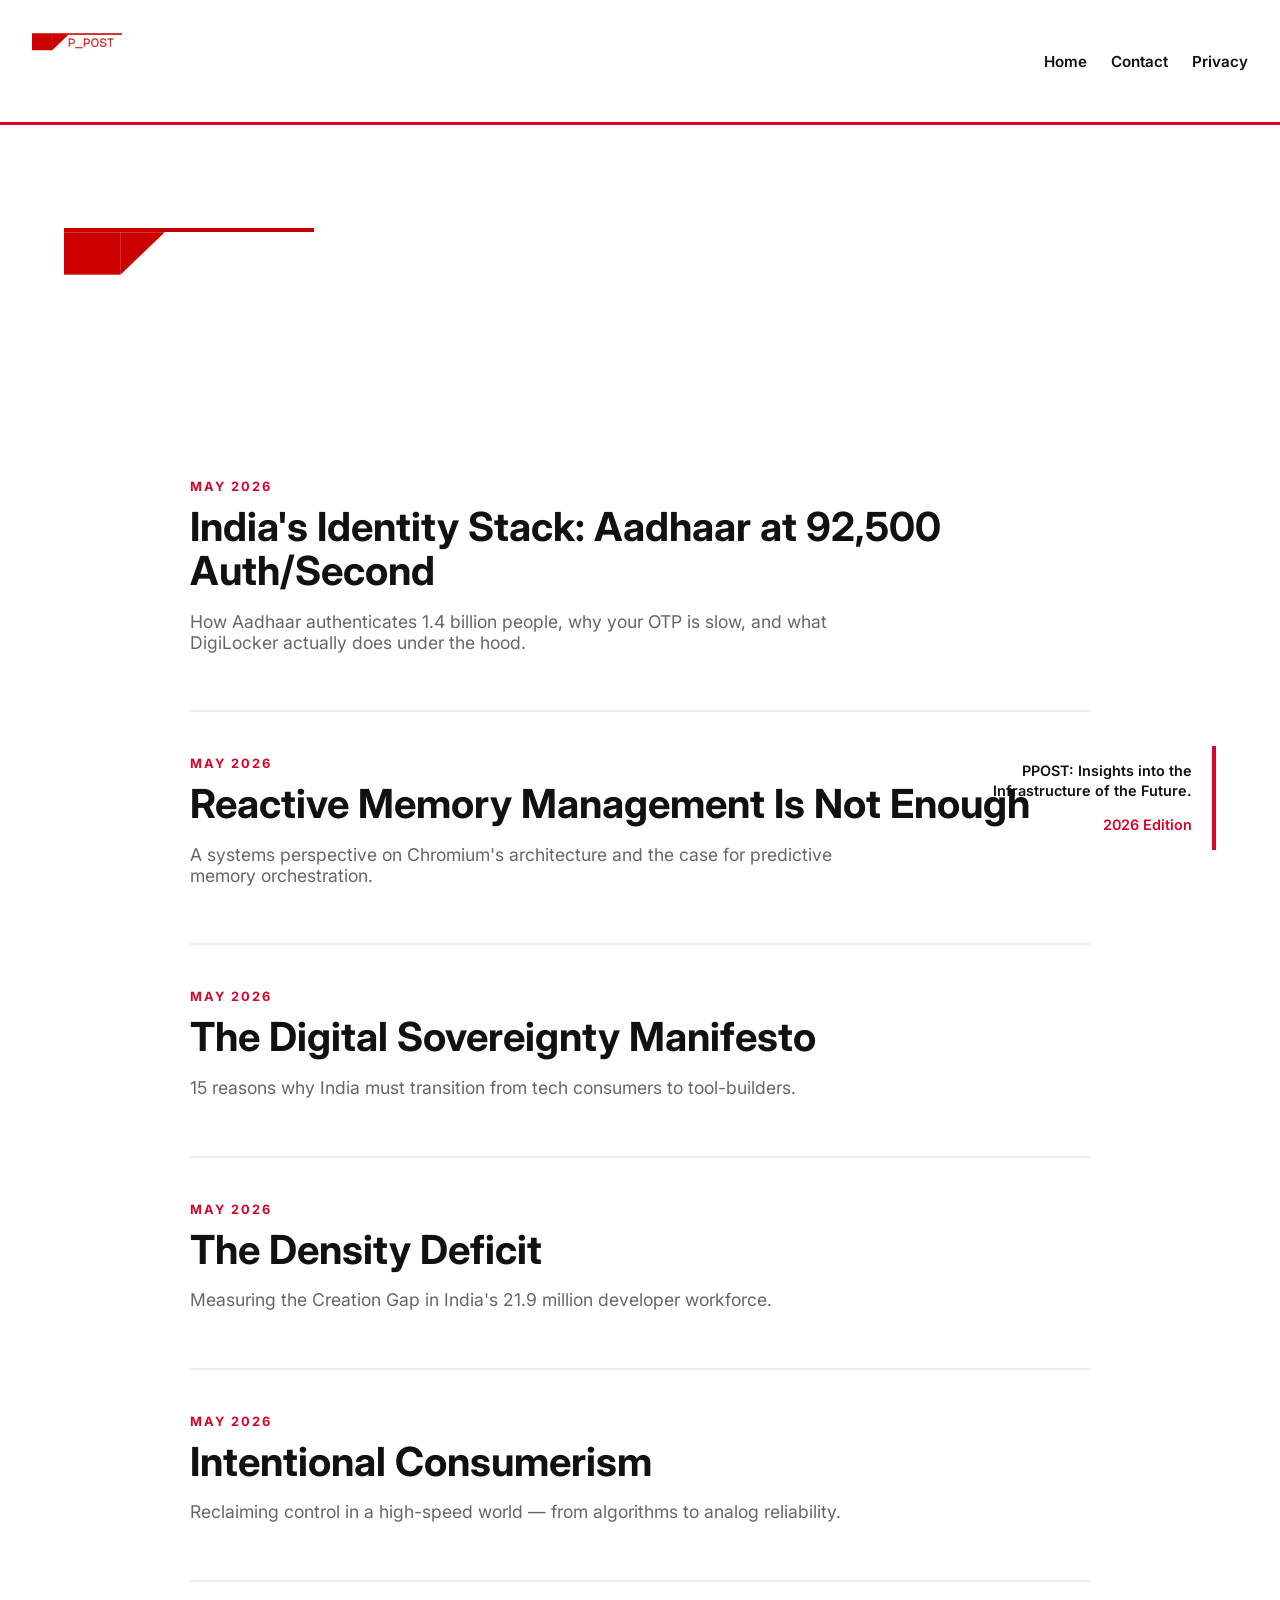
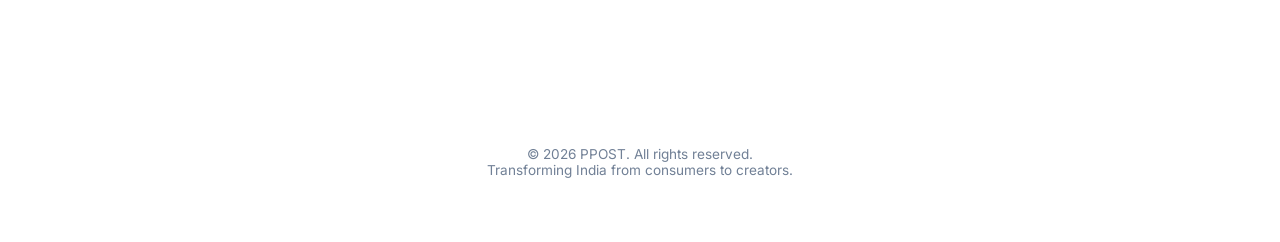
<file: index.html>
<!DOCTYPE html>
<html lang="en">

<head>
    <meta charset="UTF-8">
    <meta name="viewport" content="width=device-width, initial-scale=1.0">
    <title>PPOST | Insights into the Infrastructure of the Future</title>
    <meta name="description" content="PPOST is an editorial blog exploring digital sovereignty, developer ecosystems, and intentional living. Written by Pavan.">
    <meta name="author" content="Pavan">
    <link rel="stylesheet" href="CSS/global.css">
    <link rel="stylesheet" href="CSS/index.css">
    <script src="COMPONENTS/components.js"></script>
</head>

<body>

    <script>renderHeader('./');</script>

    <header class="hero-header">
        <img src="IMAGE/ppost_logo.png" alt="PPOST Logo" class="logo-image">
    </header>

    <main class="index-container">

        <article class="post-entry">
            <span class="post-date">May 2026</span>
            <h2 class="post-title"><a href="POST/aadhaar_stack.html">India's Identity Stack: Aadhaar at 92,500 Auth/Second</a></h2>
            <p class="post-excerpt">How Aadhaar authenticates 1.4 billion people, why your OTP is slow, and what DigiLocker actually does under the hood.</p>
        </article>

        <article class="post-entry">
            <span class="post-date">May 2026</span>
            <h2 class="post-title"><a href="POST/chromium_memory.html">Reactive Memory Management Is Not Enough</a></h2>
            <p class="post-excerpt">A systems perspective on Chromium's architecture and the case for predictive memory orchestration.</p>
        </article>

        <article class="post-entry">
            <span class="post-date">May 2026</span>
            <h2 class="post-title"><a href="POST/india_lag.html">The Digital Sovereignty Manifesto</a></h2>
            <p class="post-excerpt">15 reasons why India must transition from tech consumers to tool-builders.</p>
        </article>

        <article class="post-entry">
            <span class="post-date">May 2026</span>
            <h2 class="post-title"><a href="POST/github_density.html">The Density Deficit</a></h2>
            <p class="post-excerpt">Measuring the Creation Gap in India's 21.9 million developer workforce.</p>
        </article>

        <article class="post-entry">
            <span class="post-date">May 2026</span>
            <h2 class="post-title"><a href="POST/intentional_consumerism.html">Intentional Consumerism</a></h2>
            <p class="post-excerpt">Reclaiming control in a high-speed world — from algorithms to analog reliability.</p>
        </article>

        <div class="sidebar-info">
            <p>PPOST: Insights into the Infrastructure of the Future.</p>
            <p style="color: var(--brand-red);">2026 Edition</p>
        </div>

    </main>

    <script>renderFooter();</script>

</body>

</html>
</file>
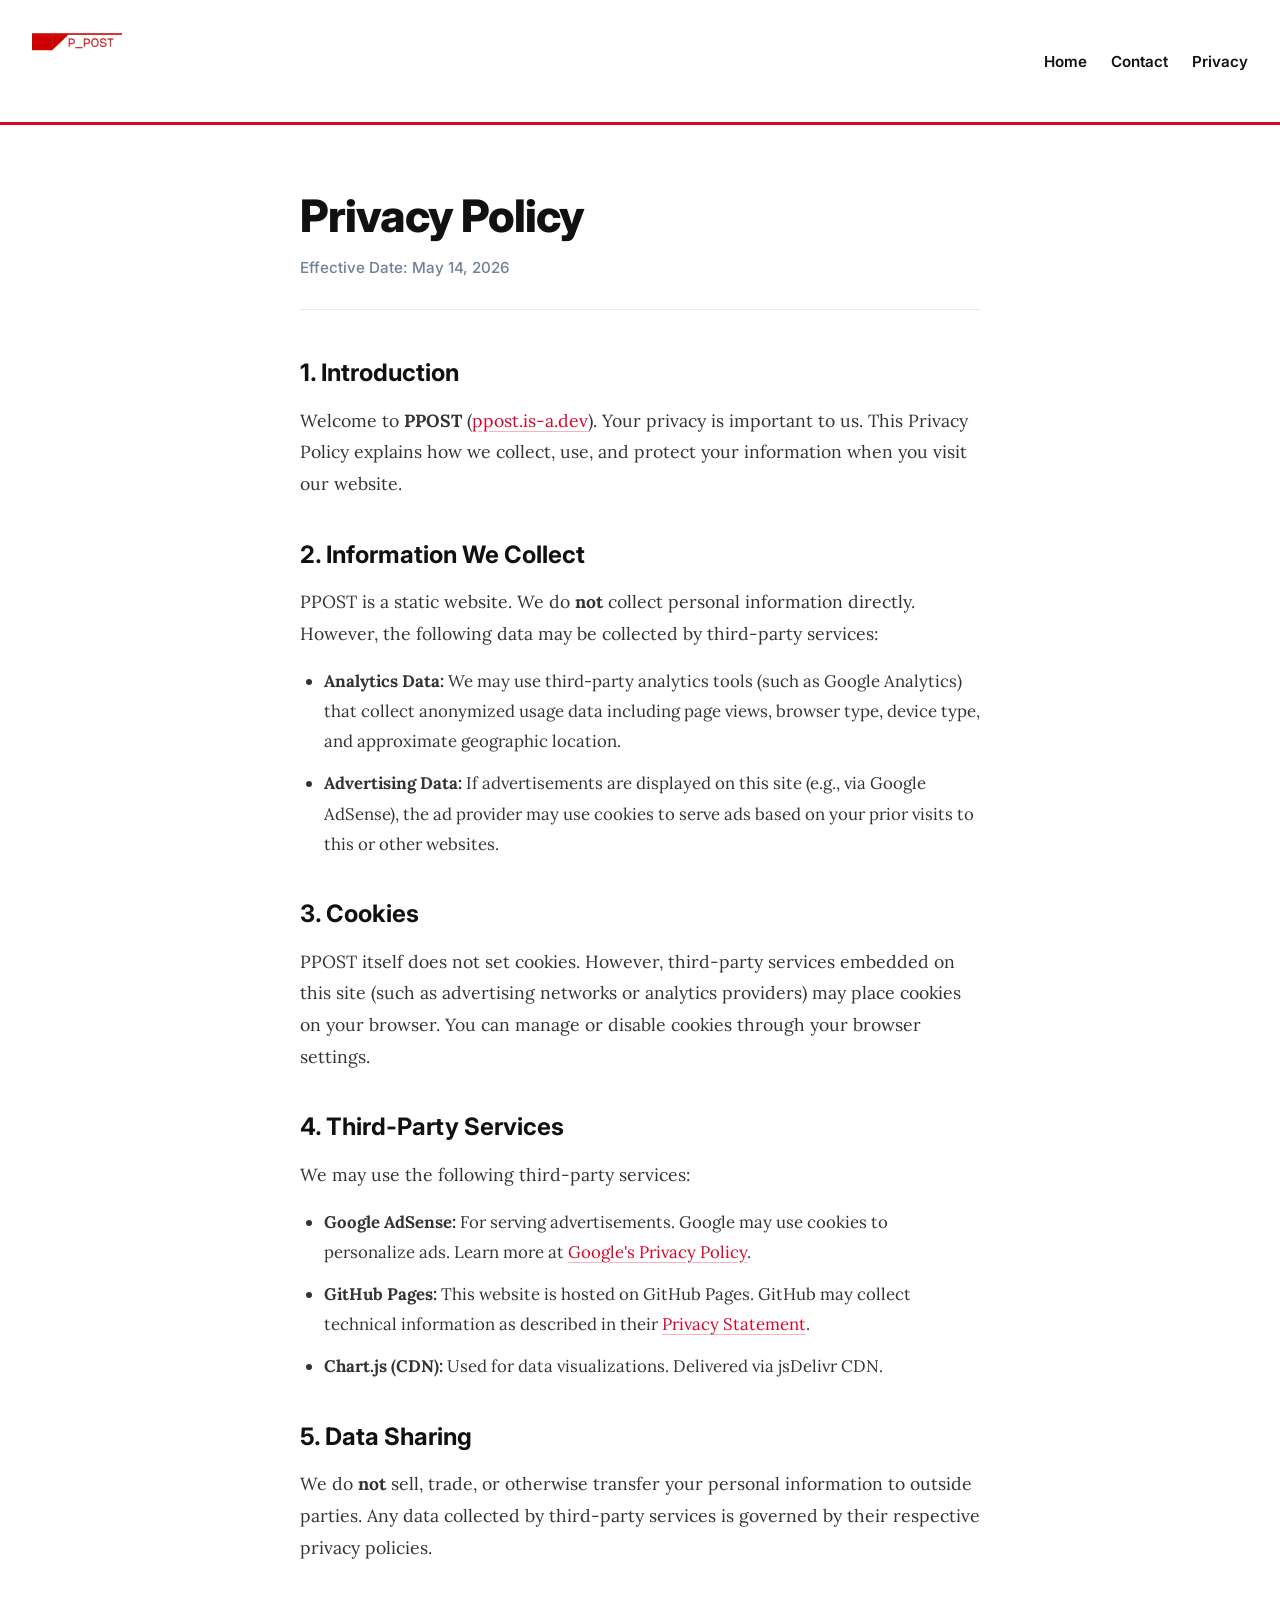
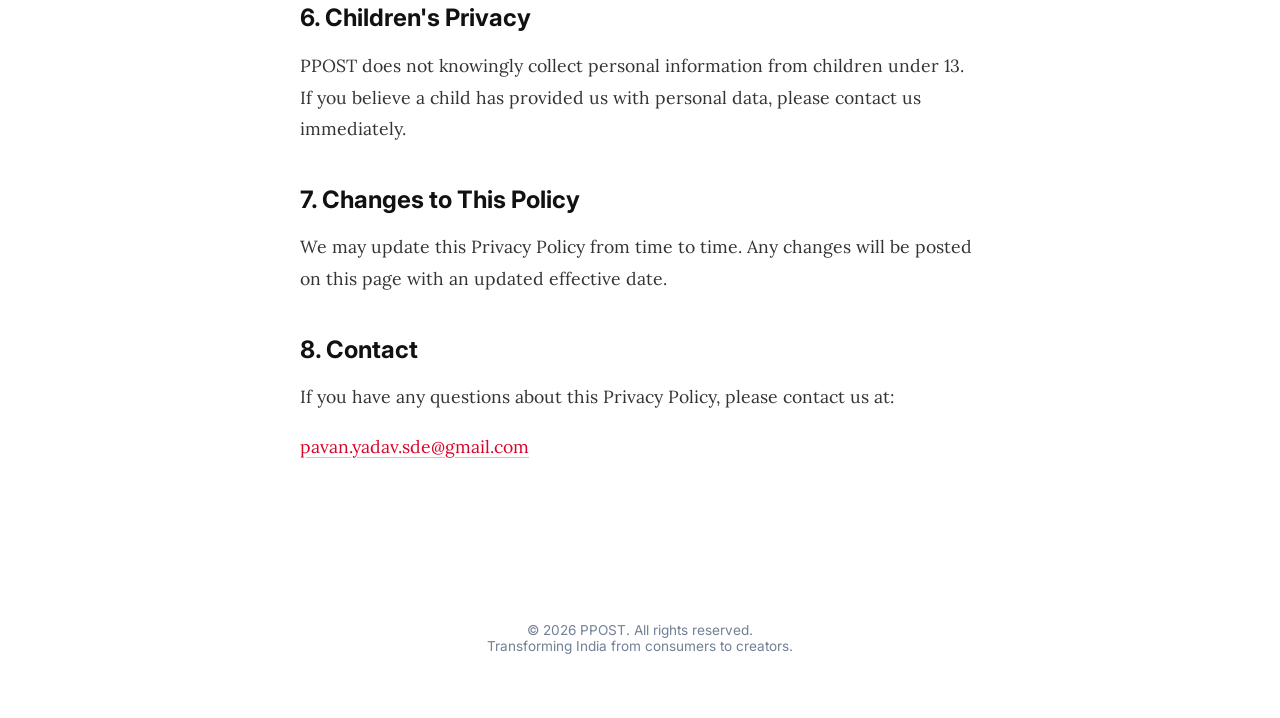
<file: privacy.html>
<!DOCTYPE html>
<html lang="en">

<head>
    <meta charset="UTF-8">
    <meta name="viewport" content="width=device-width, initial-scale=1.0">
    <title>Privacy Policy | PPOST</title>
    <meta name="description" content="Privacy Policy for PPOST — how we handle your data, cookies, and third-party services.">
    <meta name="author" content="Pavan">
    <link rel="stylesheet" href="CSS/global.css">
    <link rel="stylesheet" href="CSS/privacy.css">
    <script src="COMPONENTS/components.js"></script>
</head>

<body>

    <script>renderHeader('./');</script>

    <main class="privacy-container">
        <header class="privacy-header">
            <h1>Privacy Policy</h1>
            <p class="effective-date">Effective Date: May 14, 2026</p>
        </header>

        <section class="policy-section">
            <h2>1. Introduction</h2>
            <p>Welcome to <strong>PPOST</strong> (<a href="https://ppost.is-a.dev">ppost.is-a.dev</a>). Your privacy is important to us. This Privacy Policy explains how we collect, use, and protect your information when you visit our website.</p>
        </section>

        <section class="policy-section">
            <h2>2. Information We Collect</h2>
            <p>PPOST is a static website. We do <strong>not</strong> collect personal information directly. However, the following data may be collected by third-party services:</p>
            <ul>
                <li><strong>Analytics Data:</strong> We may use third-party analytics tools (such as Google Analytics) that collect anonymized usage data including page views, browser type, device type, and approximate geographic location.</li>
                <li><strong>Advertising Data:</strong> If advertisements are displayed on this site (e.g., via Google AdSense), the ad provider may use cookies to serve ads based on your prior visits to this or other websites.</li>
            </ul>
        </section>

        <section class="policy-section">
            <h2>3. Cookies</h2>
            <p>PPOST itself does not set cookies. However, third-party services embedded on this site (such as advertising networks or analytics providers) may place cookies on your browser. You can manage or disable cookies through your browser settings.</p>
        </section>

        <section class="policy-section">
            <h2>4. Third-Party Services</h2>
            <p>We may use the following third-party services:</p>
            <ul>
                <li><strong>Google AdSense:</strong> For serving advertisements. Google may use cookies to personalize ads. Learn more at <a href="https://policies.google.com/privacy" target="_blank">Google's Privacy Policy</a>.</li>
                <li><strong>GitHub Pages:</strong> This website is hosted on GitHub Pages. GitHub may collect technical information as described in their <a href="https://docs.github.com/en/site-policy/privacy-policies/github-general-privacy-statement" target="_blank">Privacy Statement</a>.</li>
                <li><strong>Chart.js (CDN):</strong> Used for data visualizations. Delivered via jsDelivr CDN.</li>
            </ul>
        </section>

        <section class="policy-section">
            <h2>5. Data Sharing</h2>
            <p>We do <strong>not</strong> sell, trade, or otherwise transfer your personal information to outside parties. Any data collected by third-party services is governed by their respective privacy policies.</p>
        </section>

        <section class="policy-section">
            <h2>6. Children's Privacy</h2>
            <p>PPOST does not knowingly collect personal information from children under 13. If you believe a child has provided us with personal data, please contact us immediately.</p>
        </section>

        <section class="policy-section">
            <h2>7. Changes to This Policy</h2>
            <p>We may update this Privacy Policy from time to time. Any changes will be posted on this page with an updated effective date.</p>
        </section>

        <section class="policy-section">
            <h2>8. Contact</h2>
            <p>If you have any questions about this Privacy Policy, please contact us at:</p>
            <p><a href="mailto:pavan.yadav.sde@gmail.com">pavan.yadav.sde@gmail.com</a></p>
        </section>
    </main>

    <script>renderFooter();</script>

</body>

</html>
</file>
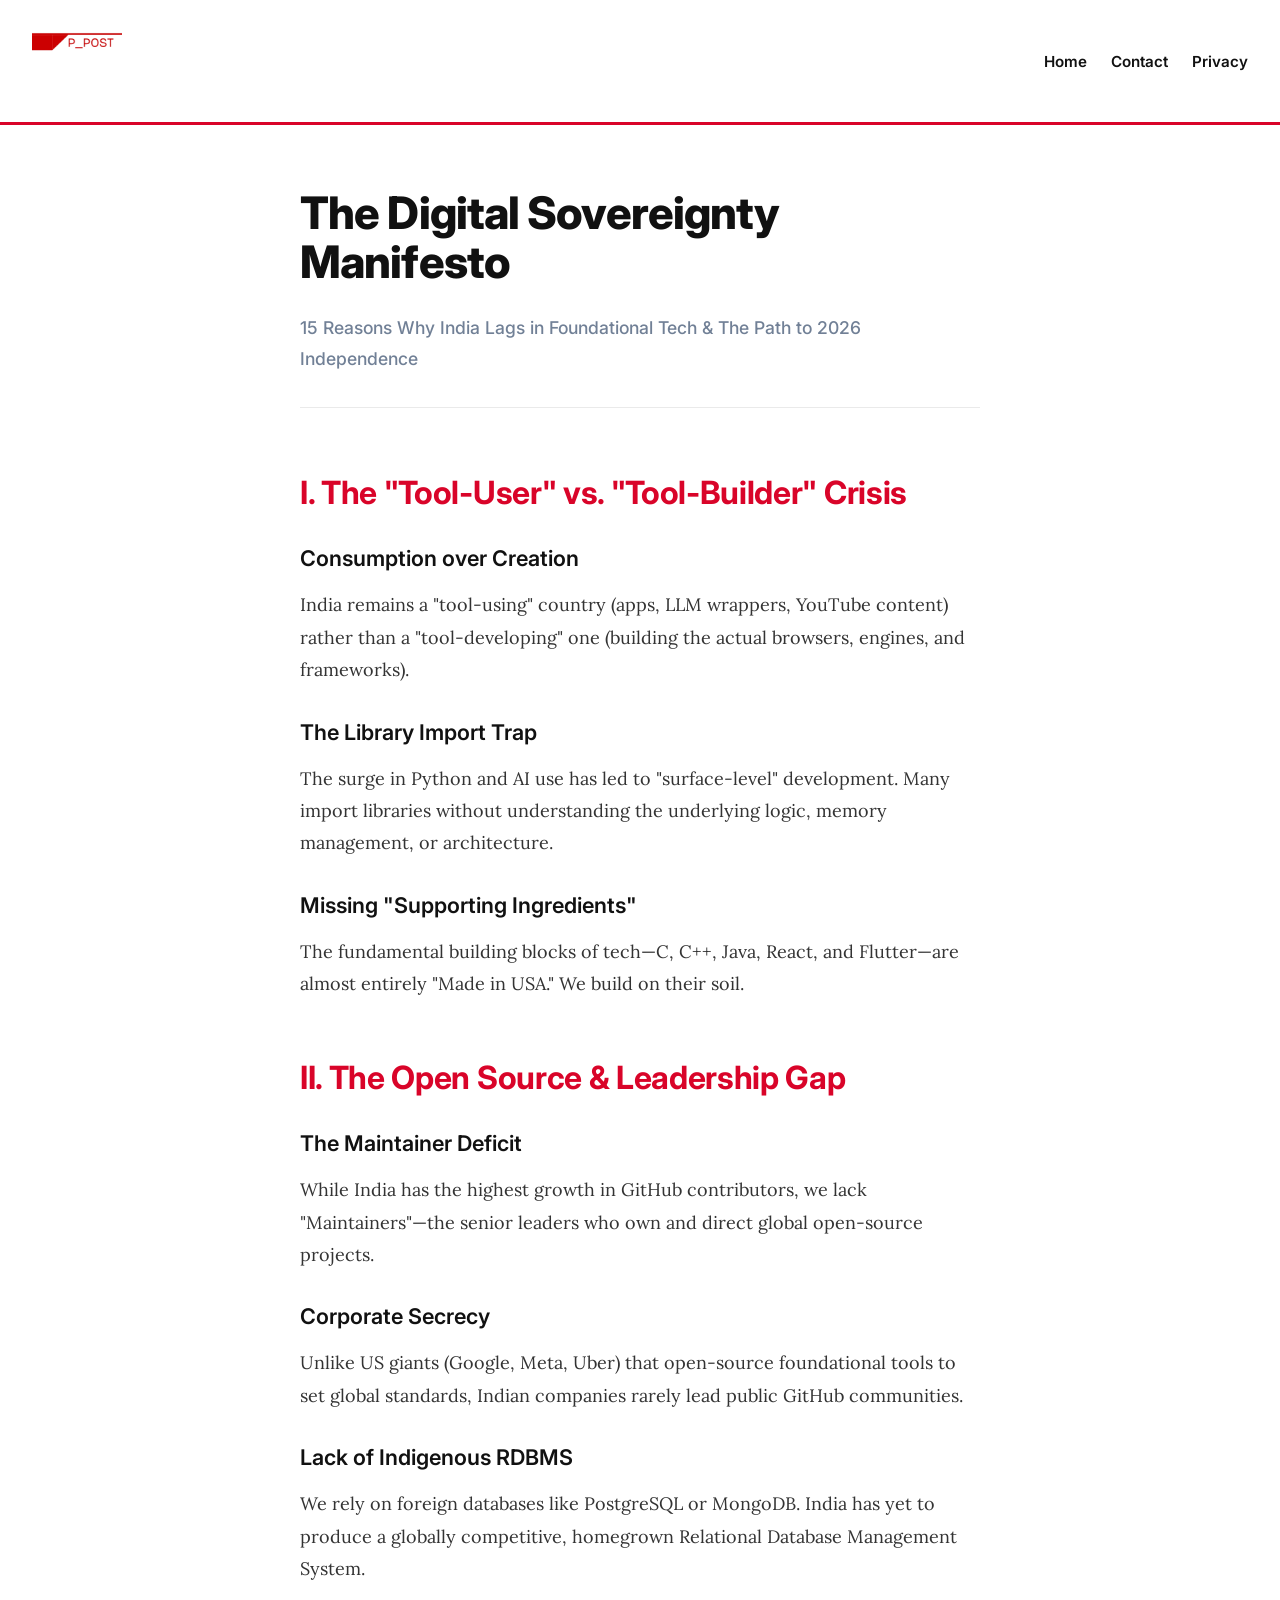
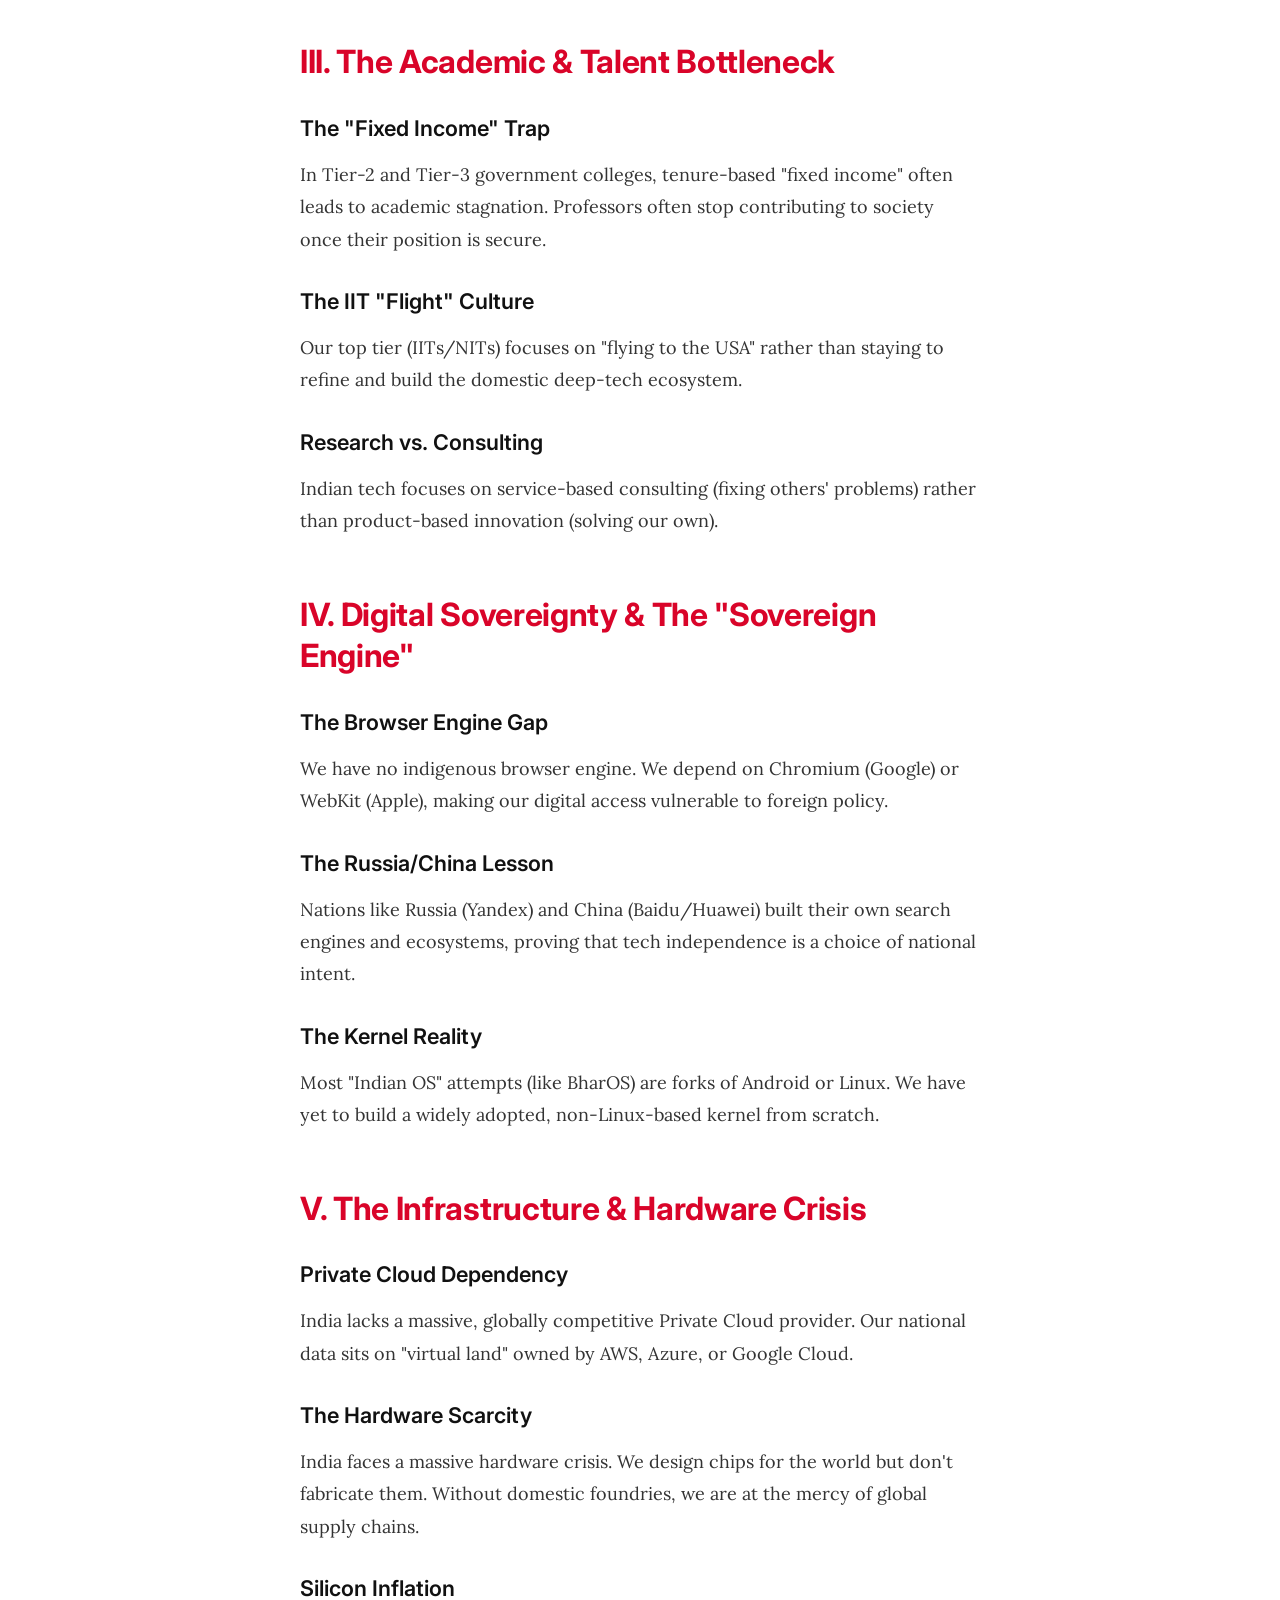
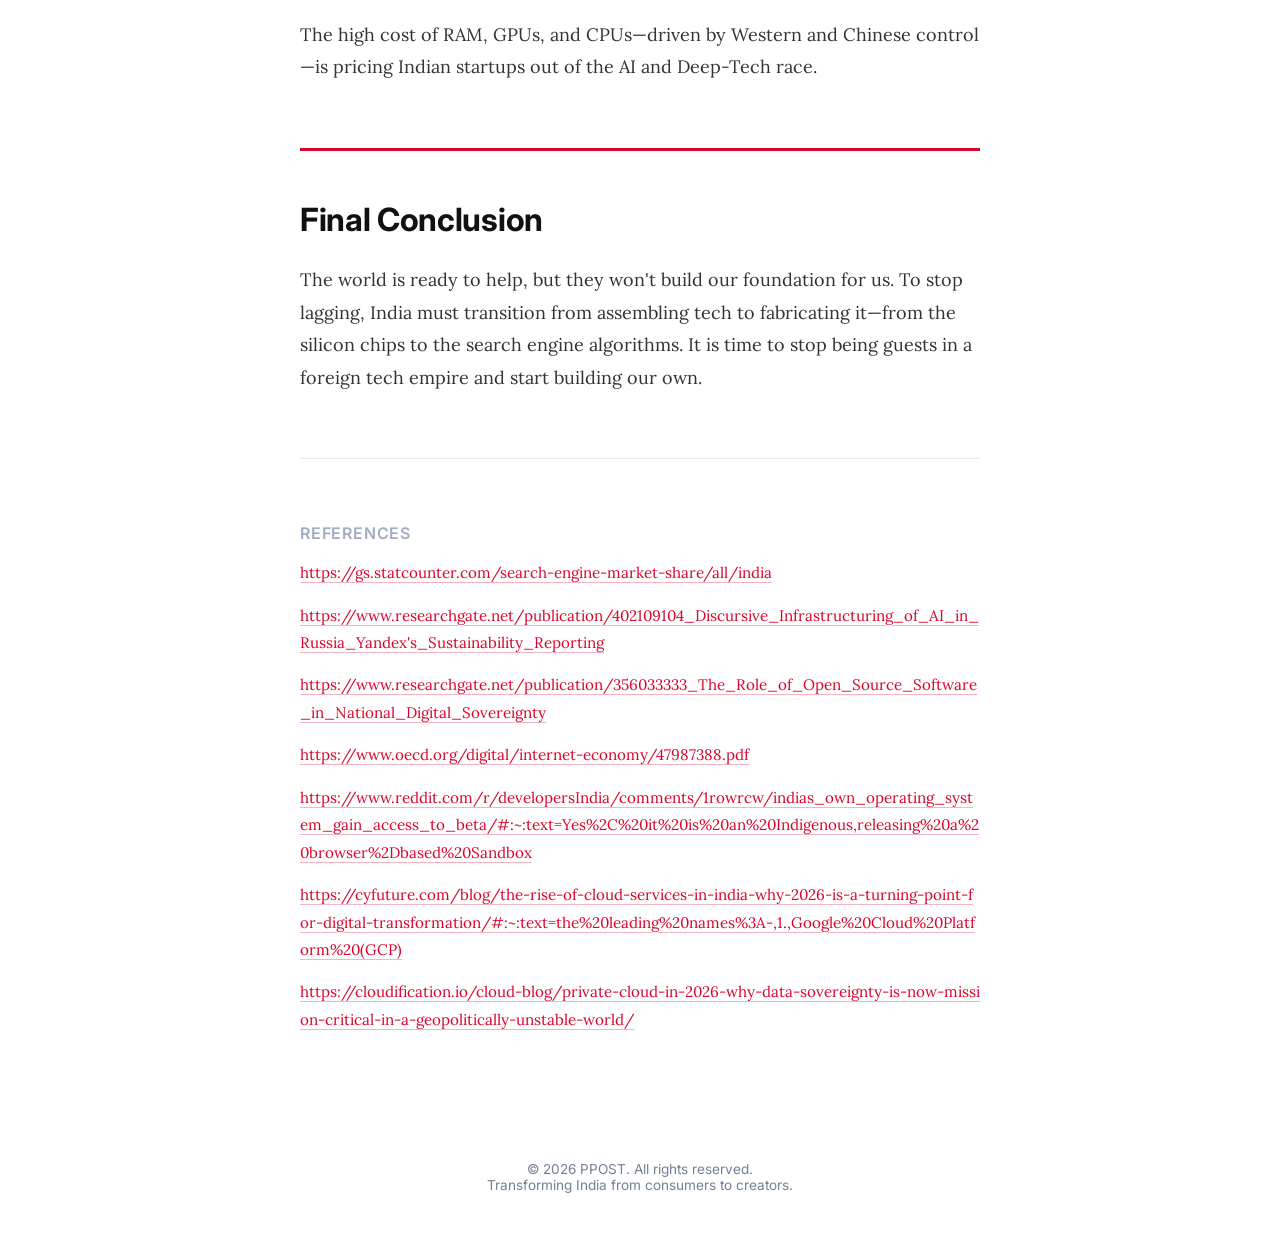
<file: POST/india_lag.html>
<!DOCTYPE html>
<html lang="en">

<head>
    <meta charset="UTF-8">
    <meta name="viewport" content="width=device-width, initial-scale=1.0">
    <title>The Digital Sovereignty Manifesto | PPOST</title>
    <meta name="description" content="15 reasons why India lags in foundational tech and the path to digital sovereignty. From browser engines to silicon chips.">
    <meta name="author" content="Pavan">
    <link rel="stylesheet" href="../CSS/global.css">
    <link rel="stylesheet" href="../CSS/india_lag.css">
    <script src="../COMPONENTS/components.js"></script>
</head>

<body>

    <script>renderHeader('../');</script>

    <main class="container">
        <header>
            <h1>The Digital Sovereignty Manifesto</h1>
            <p class="meta">15 Reasons Why India Lags in Foundational Tech & The Path to 2026 Independence</p>
        </header>

        <article class="content-section">
            <h2>I. The "Tool-User" vs. "Tool-Builder" Crisis</h2>

            <h3>Consumption over Creation</h3>
            <p>India remains a "tool-using" country (apps, LLM wrappers, YouTube content) rather than a
                "tool-developing" one (building the actual browsers, engines, and frameworks).</p>

            <h3>The Library Import Trap</h3>
            <p>The surge in Python and AI use has led to "surface-level" development. Many import libraries without
                understanding the underlying logic, memory management, or architecture.</p>

            <h3>Missing "Supporting Ingredients"</h3>
            <p>The fundamental building blocks of tech—C, C++, Java, React, and Flutter—are almost entirely "Made in
                USA." We build on their soil.</p>
        </article>

        <article class="content-section">
            <h2>II. The Open Source & Leadership Gap</h2>

            <h3>The Maintainer Deficit</h3>
            <p>While India has the highest growth in GitHub contributors, we lack "Maintainers"—the senior leaders who
                own and direct global open-source projects.</p>

            <h3>Corporate Secrecy</h3>
            <p>Unlike US giants (Google, Meta, Uber) that open-source foundational tools to set global standards, Indian
                companies rarely lead public GitHub communities.</p>

            <h3>Lack of Indigenous RDBMS</h3>
            <p>We rely on foreign databases like PostgreSQL or MongoDB. India has yet to produce a globally competitive,
                homegrown Relational Database Management System.</p>
        </article>

        <article class="content-section">
            <h2>III. The Academic & Talent Bottleneck</h2>

            <h3>The "Fixed Income" Trap</h3>
            <p>In Tier-2 and Tier-3 government colleges, tenure-based "fixed income" often leads to academic stagnation.
                Professors often stop contributing to society once their position is secure.</p>

            <h3>The IIT "Flight" Culture</h3>
            <p>Our top tier (IITs/NITs) focuses on "flying to the USA" rather than staying to refine and build the
                domestic deep-tech ecosystem.</p>

            <h3>Research vs. Consulting</h3>
            <p>Indian tech focuses on service-based consulting (fixing others' problems) rather than product-based
                innovation (solving our own).</p>
        </article>

        <article class="content-section">
            <h2>IV. Digital Sovereignty & The "Sovereign Engine"</h2>

            <h3>The Browser Engine Gap</h3>
            <p>We have no indigenous browser engine. We depend on Chromium (Google) or WebKit (Apple), making our
                digital access vulnerable to foreign policy.</p>

            <h3>The Russia/China Lesson</h3>
            <p>Nations like Russia (Yandex) and China (Baidu/Huawei) built their own search engines and ecosystems,
                proving that tech independence is a choice of national intent.</p>

            <h3>The Kernel Reality</h3>
            <p>Most "Indian OS" attempts (like BharOS) are forks of Android or Linux. We have yet to build a widely
                adopted, non-Linux-based kernel from scratch.</p>
        </article>

        <article class="content-section">
            <h2>V. The Infrastructure & Hardware Crisis</h2>

            <h3>Private Cloud Dependency</h3>
            <p>India lacks a massive, globally competitive Private Cloud provider. Our national data sits on "virtual
                land" owned by AWS, Azure, or Google Cloud.</p>

            <h3>The Hardware Scarcity</h3>
            <p>India faces a massive hardware crisis. We design chips for the world but don't fabricate them. Without
                domestic foundries, we are at the mercy of global supply chains.</p>

            <h3>Silicon Inflation</h3>
            <p>The high cost of RAM, GPUs, and CPUs—driven by Western and Chinese control—is pricing Indian startups out
                of the AI and Deep-Tech race.</p>
        </article>

        <div class="conclusion">
            <h2>Final Conclusion</h2>
            <p>The world is ready to help, but they won't build our foundation for us. To stop lagging, India must
                transition from assembling tech to fabricating it—from the silicon chips to the search engine
                algorithms. It is time to stop being guests in a foreign tech empire and start building our own.</p>
        </div>

        <div class="ref-box">
            <h3>References</h3>
            <p><a href="https://gs.statcounter.com/search-engine-market-share/all/india"
                    target="_blank">https://gs.statcounter.com/search-engine-market-share/all/india</a></p>
            <p><a href="https://www.researchgate.net/publication/402109104_Discursive_Infrastructuring_of_AI_in_Russia_Yandex's_Sustainability_Reporting"
                    target="_blank">https://www.researchgate.net/publication/402109104_Discursive_Infrastructuring_of_AI_in_Russia_Yandex's_Sustainability_Reporting</a>
            </p>
            <p><a href="https://www.researchgate.net/publication/356033333_The_Role_of_Open_Source_Software_in_National_Digital_Sovereignty"
                    target="_blank">https://www.researchgate.net/publication/356033333_The_Role_of_Open_Source_Software_in_National_Digital_Sovereignty</a>
            </p>
            <p><a href="https://www.oecd.org/digital/internet-economy/47987388.pdf"
                    target="_blank">https://www.oecd.org/digital/internet-economy/47987388.pdf</a></p>
            <p><a href="https://www.reddit.com/r/developersIndia/comments/1rowrcw/indias_own_operating_system_gain_access_to_beta/#:~:text=Yes%2C%20it%20is%20an%20Indigenous,releasing%20a%20browser%2Dbased%20Sandbox"
                    target="_blank">https://www.reddit.com/r/developersIndia/comments/1rowrcw/indias_own_operating_system_gain_access_to_beta/#:~:text=Yes%2C%20it%20is%20an%20Indigenous,releasing%20a%20browser%2Dbased%20Sandbox</a>
            </p>
            <p><a href="https://cyfuture.com/blog/the-rise-of-cloud-services-in-india-why-2026-is-a-turning-point-for-digital-transformation/#:~:text=the%20leading%20names%3A-,1.,Google%20Cloud%20Platform%20(GCP)"
                    target="_blank">https://cyfuture.com/blog/the-rise-of-cloud-services-in-india-why-2026-is-a-turning-point-for-digital-transformation/#:~:text=the%20leading%20names%3A-,1.,Google%20Cloud%20Platform%20(GCP)</a>
            </p>
            <p><a href="https://cloudification.io/cloud-blog/private-cloud-in-2026-why-data-sovereignty-is-now-mission-critical-in-a-geopolitically-unstable-world/"
                    target="_blank">https://cloudification.io/cloud-blog/private-cloud-in-2026-why-data-sovereignty-is-now-mission-critical-in-a-geopolitically-unstable-world/</a>
            </p>
        </div>

    </main>
    <script>renderFooter();</script>

</body>

</html>
</file>
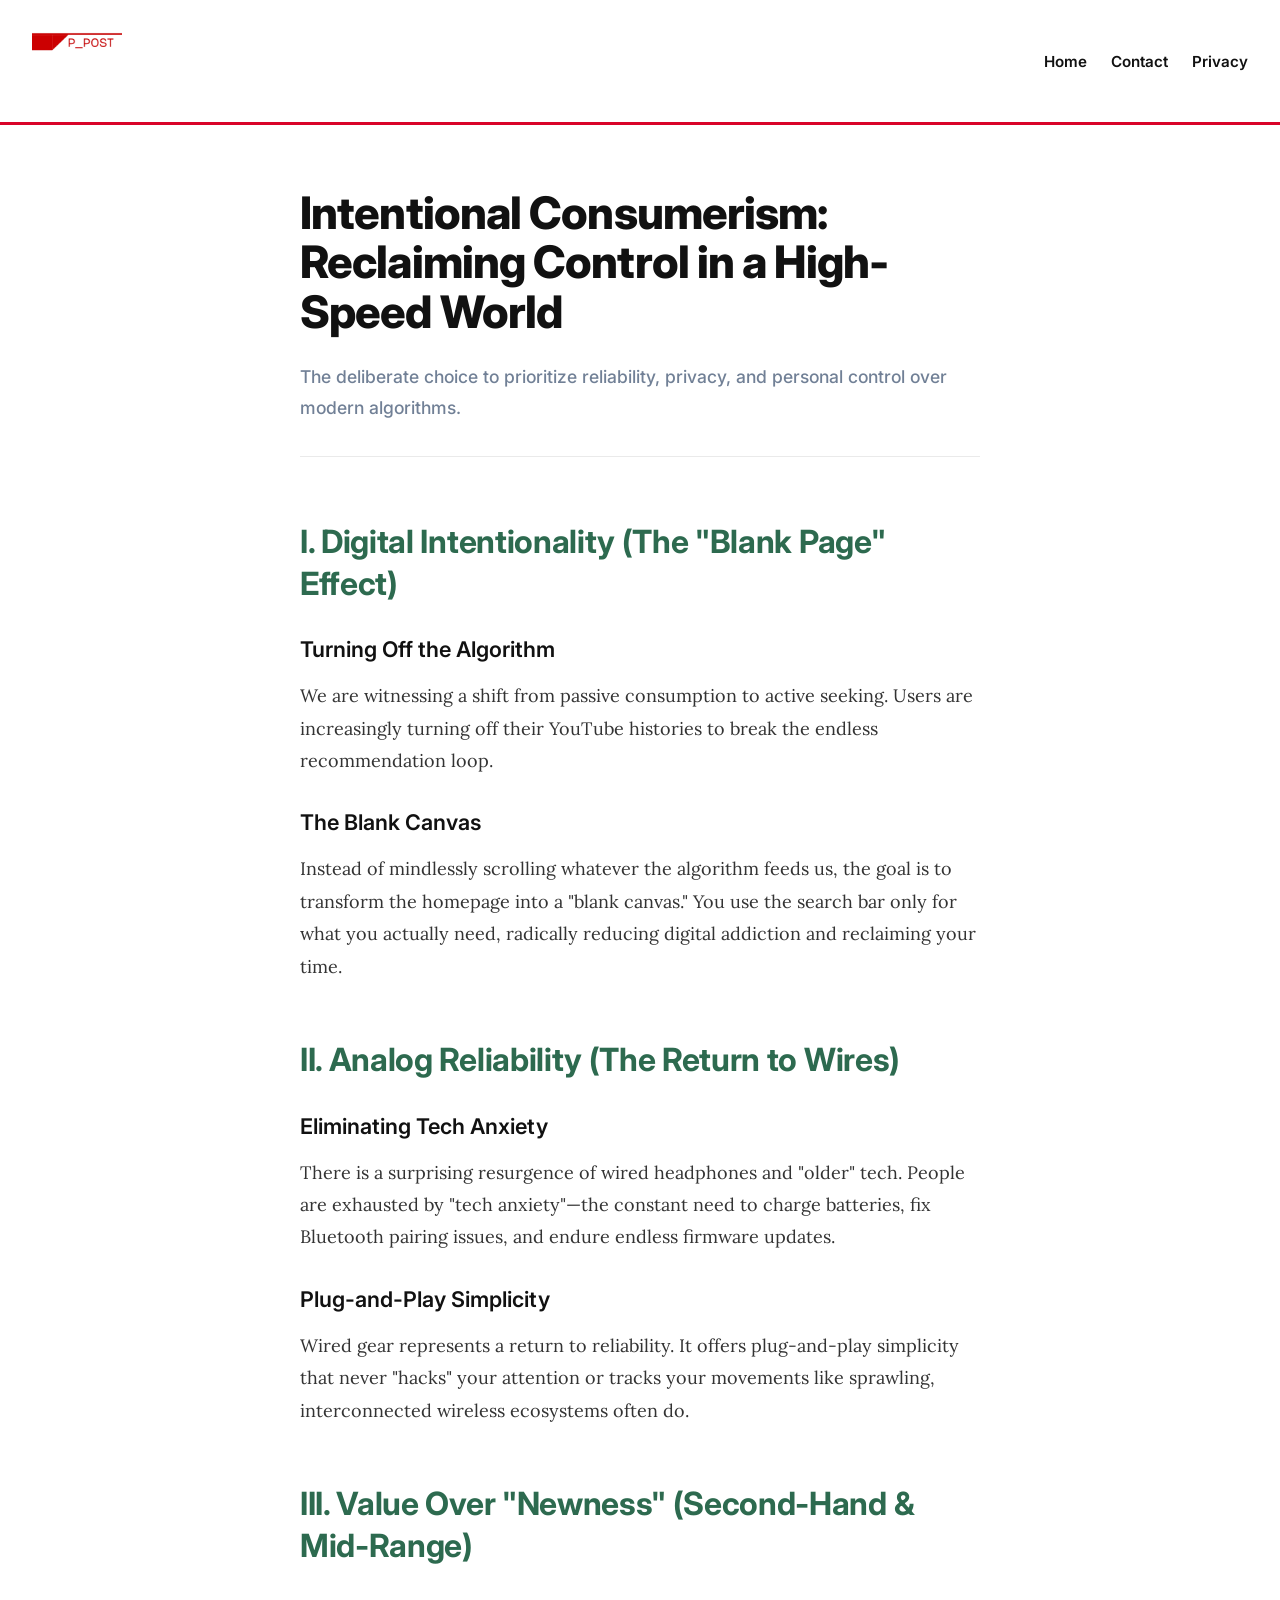
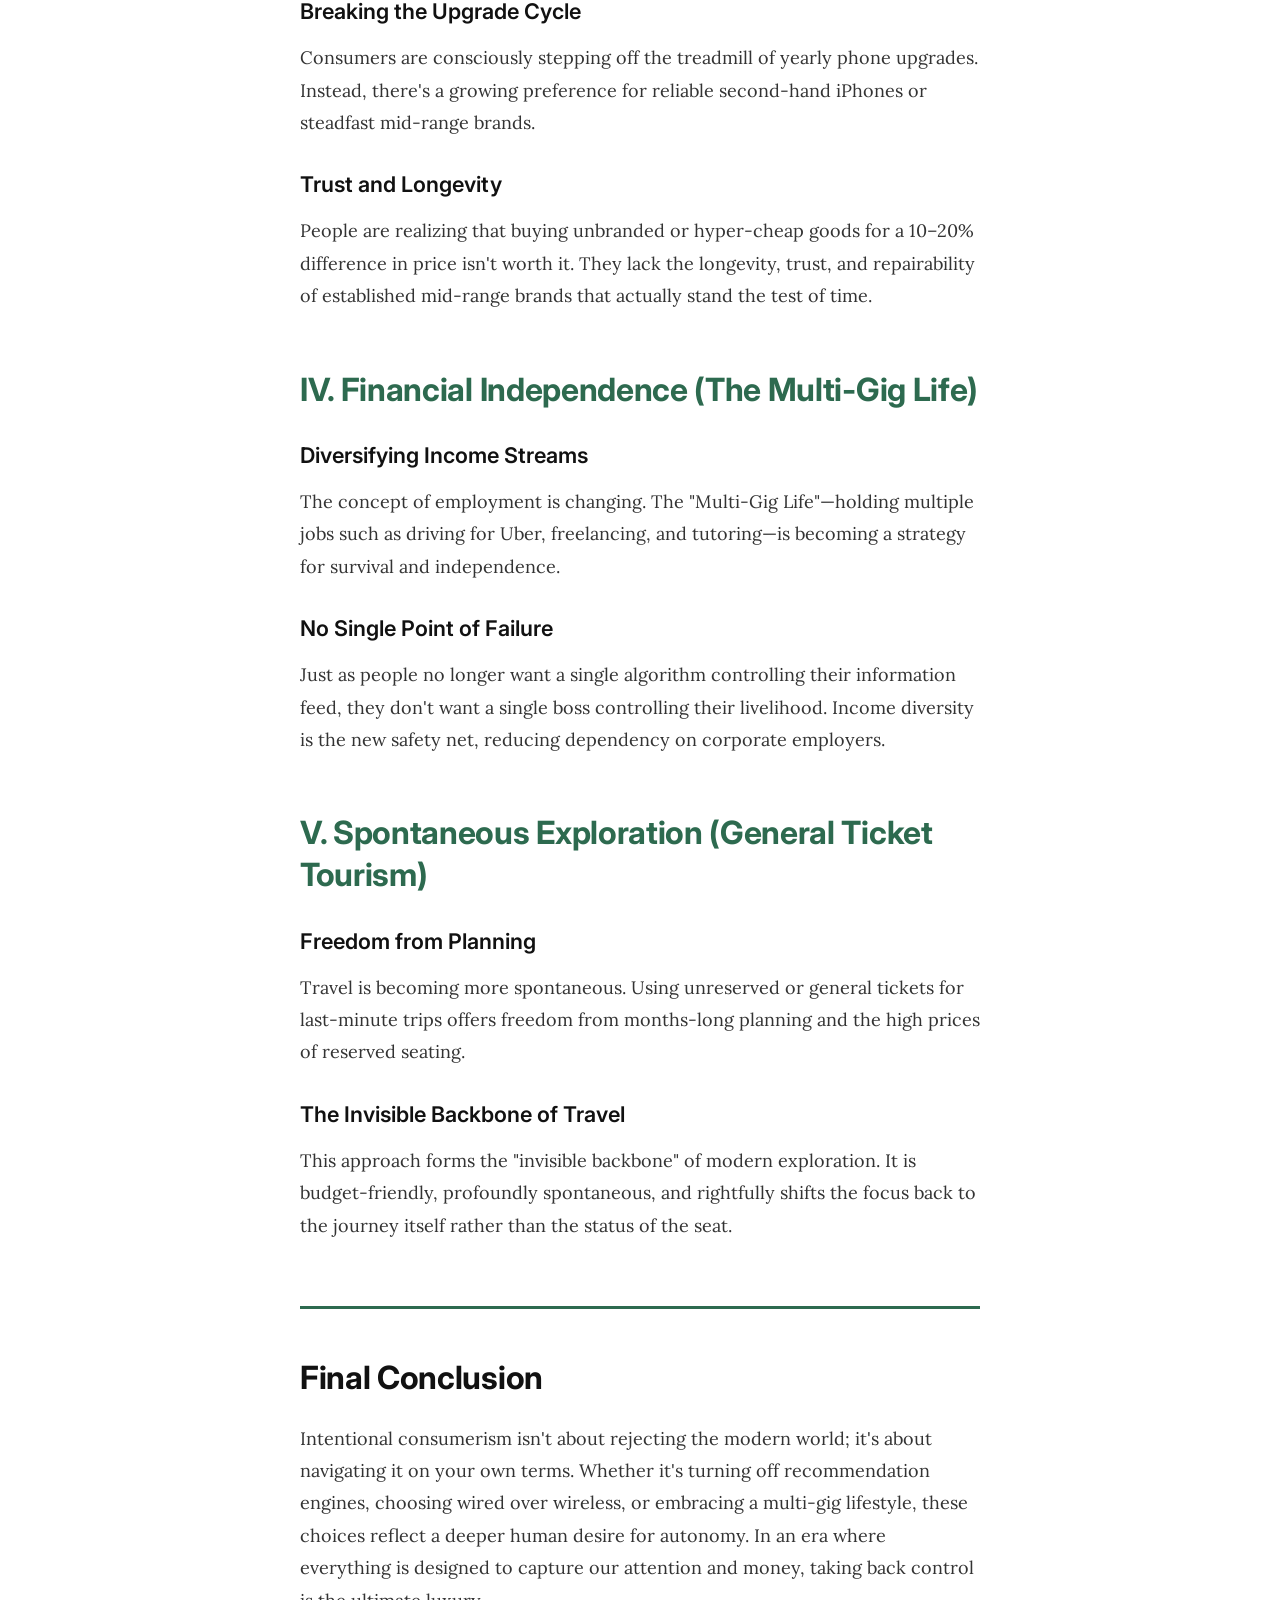
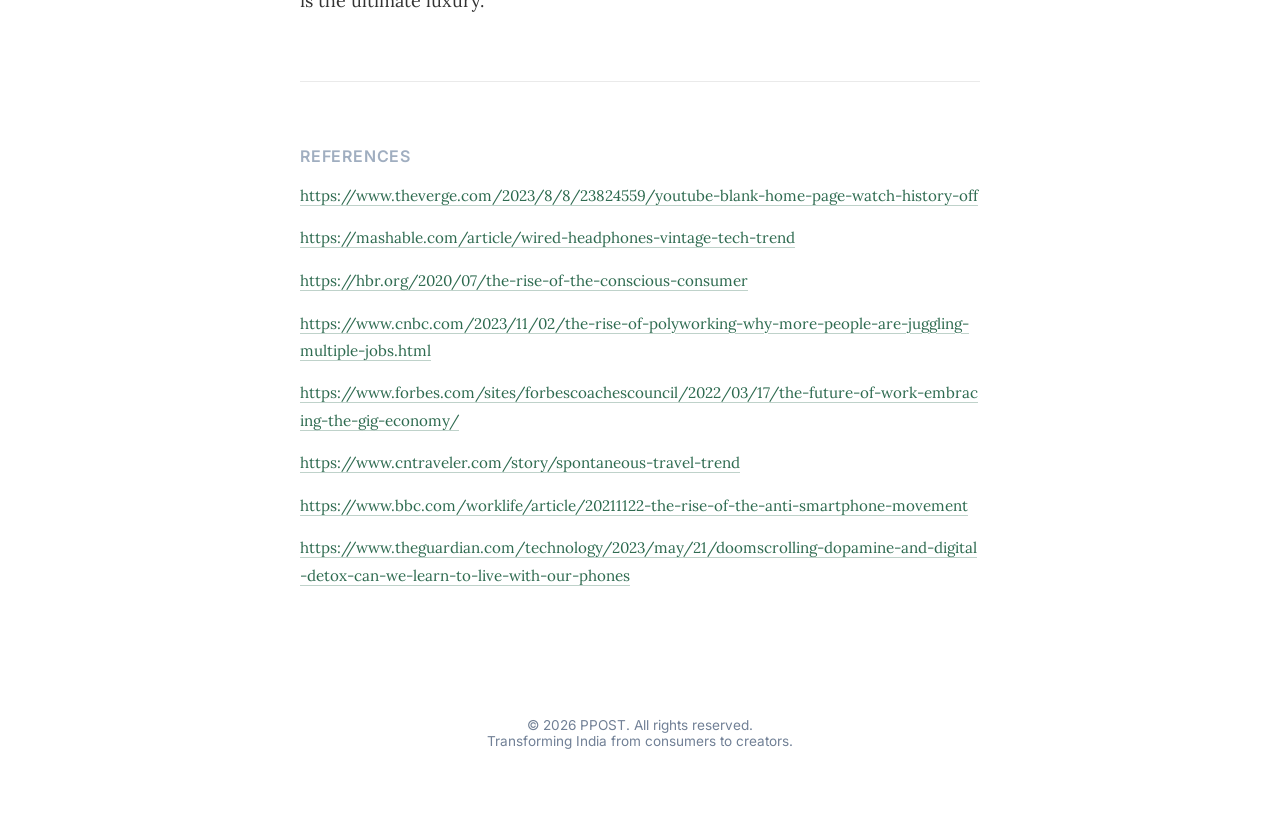
<file: POST/intentional_consumerism.html>
<!DOCTYPE html>
<html lang="en">

<head>
    <meta charset="UTF-8">
    <meta name="viewport" content="width=device-width, initial-scale=1.0">
    <title>Intentional Consumerism: Reclaiming Control | PPOST</title>
    <meta name="description" content="Reclaiming control in a high-speed world. From turning off algorithms to choosing wired tech and embracing the multi-gig life.">
    <meta name="author" content="Pavan">
    <link rel="stylesheet" href="../CSS/global.css">
    <link rel="stylesheet" href="../CSS/intentional_consumerism.css">
    <script src="../COMPONENTS/components.js"></script>
</head>

<body>

    <script>renderHeader('../');</script>

    <main class="container">
        <header>
            <h1>Intentional Consumerism: Reclaiming Control in a High-Speed World</h1>
            <p class="meta">The deliberate choice to prioritize reliability, privacy, and personal control over modern algorithms.</p>
        </header>

        <article class="content-section">
            <h2>I. Digital Intentionality (The "Blank Page" Effect)</h2>
            
            <h3>Turning Off the Algorithm</h3>
            <p>We are witnessing a shift from passive consumption to active seeking. Users are increasingly turning off their YouTube histories to break the endless recommendation loop.</p>

            <h3>The Blank Canvas</h3>
            <p>Instead of mindlessly scrolling whatever the algorithm feeds us, the goal is to transform the homepage into a "blank canvas." You use the search bar only for what you actually need, radically reducing digital addiction and reclaiming your time.</p>
        </article>

        <article class="content-section">
            <h2>II. Analog Reliability (The Return to Wires)</h2>

            <h3>Eliminating Tech Anxiety</h3>
            <p>There is a surprising resurgence of wired headphones and "older" tech. People are exhausted by "tech anxiety"—the constant need to charge batteries, fix Bluetooth pairing issues, and endure endless firmware updates.</p>

            <h3>Plug-and-Play Simplicity</h3>
            <p>Wired gear represents a return to reliability. It offers plug-and-play simplicity that never "hacks" your attention or tracks your movements like sprawling, interconnected wireless ecosystems often do.</p>
        </article>

        <article class="content-section">
            <h2>III. Value Over "Newness" (Second-Hand & Mid-Range)</h2>

            <h3>Breaking the Upgrade Cycle</h3>
            <p>Consumers are consciously stepping off the treadmill of yearly phone upgrades. Instead, there's a growing preference for reliable second-hand iPhones or steadfast mid-range brands.</p>

            <h3>Trust and Longevity</h3>
            <p>People are realizing that buying unbranded or hyper-cheap goods for a 10–20% difference in price isn't worth it. They lack the longevity, trust, and repairability of established mid-range brands that actually stand the test of time.</p>
        </article>

        <article class="content-section">
            <h2>IV. Financial Independence (The Multi-Gig Life)</h2>

            <h3>Diversifying Income Streams</h3>
            <p>The concept of employment is changing. The "Multi-Gig Life"—holding multiple jobs such as driving for Uber, freelancing, and tutoring—is becoming a strategy for survival and independence.</p>

            <h3>No Single Point of Failure</h3>
            <p>Just as people no longer want a single algorithm controlling their information feed, they don't want a single boss controlling their livelihood. Income diversity is the new safety net, reducing dependency on corporate employers.</p>
        </article>

        <article class="content-section">
            <h2>V. Spontaneous Exploration (General Ticket Tourism)</h2>

            <h3>Freedom from Planning</h3>
            <p>Travel is becoming more spontaneous. Using unreserved or general tickets for last-minute trips offers freedom from months-long planning and the high prices of reserved seating.</p>

            <h3>The Invisible Backbone of Travel</h3>
            <p>This approach forms the "invisible backbone" of modern exploration. It is budget-friendly, profoundly spontaneous, and rightfully shifts the focus back to the journey itself rather than the status of the seat.</p>
        </article>

        <div class="conclusion">
            <h2>Final Conclusion</h2>
            <p>Intentional consumerism isn't about rejecting the modern world; it's about navigating it on your own terms. Whether it's turning off recommendation engines, choosing wired over wireless, or embracing a multi-gig lifestyle, these choices reflect a deeper human desire for autonomy. In an era where everything is designed to capture our attention and money, taking back control is the ultimate luxury.</p>
        </div>

        <div class="ref-box">
            <h3>References</h3>
            <p><a href="https://www.theverge.com/2023/8/8/23824559/youtube-blank-home-page-watch-history-off" target="_blank">https://www.theverge.com/2023/8/8/23824559/youtube-blank-home-page-watch-history-off</a></p>
            <p><a href="https://mashable.com/article/wired-headphones-vintage-tech-trend" target="_blank">https://mashable.com/article/wired-headphones-vintage-tech-trend</a></p>
            <p><a href="https://hbr.org/2020/07/the-rise-of-the-conscious-consumer" target="_blank">https://hbr.org/2020/07/the-rise-of-the-conscious-consumer</a></p>
            <p><a href="https://www.cnbc.com/2023/11/02/the-rise-of-polyworking-why-more-people-are-juggling-multiple-jobs.html" target="_blank">https://www.cnbc.com/2023/11/02/the-rise-of-polyworking-why-more-people-are-juggling-multiple-jobs.html</a></p>
            <p><a href="https://www.forbes.com/sites/forbescoachescouncil/2022/03/17/the-future-of-work-embracing-the-gig-economy/" target="_blank">https://www.forbes.com/sites/forbescoachescouncil/2022/03/17/the-future-of-work-embracing-the-gig-economy/</a></p>
            <p><a href="https://www.cntraveler.com/story/spontaneous-travel-trend" target="_blank">https://www.cntraveler.com/story/spontaneous-travel-trend</a></p>
            <p><a href="https://www.bbc.com/worklife/article/20211122-the-rise-of-the-anti-smartphone-movement" target="_blank">https://www.bbc.com/worklife/article/20211122-the-rise-of-the-anti-smartphone-movement</a></p>
            <p><a href="https://www.theguardian.com/technology/2023/may/21/doomscrolling-dopamine-and-digital-detox-can-we-learn-to-live-with-our-phones" target="_blank">https://www.theguardian.com/technology/2023/may/21/doomscrolling-dopamine-and-digital-detox-can-we-learn-to-live-with-our-phones</a></p>
        </div>

    </main>
    <script>renderFooter();</script>

</body>

</html>
</file>
<file: CSS/global.css>
@import url('https://fonts.googleapis.com/css2?family=Inter:wght@400;500;600;700;800&family=Lora:ital,wght@0,400;0,500;0,600;1,400&display=swap');

:root {
    --primary-color: #d90429; /* PPOST Brand Red */
    --accent-color: #d90429;
    --text-color: #111111;
    --bg-color: #ffffff;
    --card-bg: #ffffff;
    --brand-red: #d90429; 
    --bg-white: #ffffff;
    --text-black: #111111;
}

body {
    font-family: 'Lora', Georgia, serif;
    background-color: var(--bg-color);
    color: var(--text-color);
    margin: 0;
    padding: 0;
    overflow-x: hidden;
}

/* Headings and UI Elements use Sans-Serif */
h1, h2, h3, h4, h5, h6, .navbar, .meta, .sidebar-info, .post-date, footer {
    font-family: 'Inter', -apple-system, BlinkMacSystemFont, "Segoe UI", Roboto, sans-serif;
}

/* Navbar */
.navbar {
    background: #ffffff;
    border-bottom: 3px solid var(--primary-color);
    color: var(--text-color);
    padding: 1rem 2rem;
    display: flex;
    justify-content: space-between;
    align-items: center;
    position: sticky;
    top: 0;
    z-index: 1000;
}

.navbar .brand img {
    height: 90px;
    width: auto;
    display: block;
}

.nav-links {
    display: flex;
    gap: 1.5rem;
}

.nav-link {
    font-weight: 600;
    color: var(--text-color);
    text-decoration: none;
    font-size: 0.95rem;
    transition: color 0.2s;
}

.nav-link:hover {
    color: var(--primary-color);
}

/* Footer */
footer {
    text-align: center;
    padding: 4rem 0;
    color: #718096;
    font-size: 0.85rem;
}
</file>
<file: CSS/index.css>
:root {
    --brand-red: #d90429;
    /* Aggressive, authoritative red */
    --bg-white: #ffffff;
    --text-black: #111111;
}

body {
    font-family: 'Inter', sans-serif;
    background-color: var(--bg-white);
    color: var(--text-black);
    margin: 0;
    overflow-x: hidden;
}

/* Hero / Header Shape */
header {
    position: relative;
    height: 40vh;
    background-color: var(--bg-white);
    /* Creating the unique "right shape" from your theme */
    clip-path: polygon(0 0, 100% 0, 100% 70%, 40% 100%, 0 100%);
    display: flex;
    align-items: center;
    padding: 0 5%;
}

.logo-image {
    height: 250px;
    width: auto;
    max-width: 100%;
    z-index: 20;
}

/* Post Index Container */
.index-container {
    max-width: 900px;
    margin: -50px auto 100px;
    padding: 0 20px;
    position: relative;
    z-index: 10;
}

.post-entry {
    border-bottom: 2px solid #eee;
    padding: 40px 0;
    transition: 0.3s;
}

.post-entry:hover {
    border-bottom-color: var(--brand-red);
}

.post-date {
    font-size: 0.8rem;
    font-weight: bold;
    color: var(--brand-red);
    text-transform: uppercase;
    letter-spacing: 2px;
}

.post-title {
    font-size: 2.5rem;
    margin: 10px 0;
    line-height: 1.1;
    cursor: pointer;
}

.post-title a {
    text-decoration: none;
    color: inherit;
}

.post-excerpt {
    color: #666;
    font-size: 1.1rem;
    max-width: 700px;
}

/* Sidebar / Info (Anti-Grid) */
.sidebar-info {
    position: fixed;
    right: 5%;
    bottom: 50px;
    text-align: right;
    max-width: 200px;
    border-right: 4px solid var(--brand-red);
    padding-right: 20px;
}

.sidebar-info p {
    font-size: 0.9rem;
    font-weight: 600;
    line-height: 1.4;
}

@media (max-width: 768px) {
    .logo-image {
        height: 80px;
    }

    .post-title {
        font-size: 1.8rem;
    }

    .sidebar-info {
        position: static;
        text-align: left;
        margin-top: 50px;
    }
}
</file>
<file: CSS/privacy.css>
/* Privacy Policy Page Styles */

.privacy-container {
    max-width: 680px;
    margin: 4rem auto 6rem;
    padding: 0 20px;
}

.privacy-header {
    margin-bottom: 3rem;
}

.privacy-header h1 {
    font-family: 'Inter', sans-serif;
    font-size: 2.8rem;
    color: var(--text-color);
    margin-bottom: 0.5rem;
    letter-spacing: -0.02em;
    font-weight: 800;
}

.effective-date {
    font-family: 'Inter', sans-serif;
    font-size: 0.95rem;
    color: #718096;
    font-weight: 500;
    padding-bottom: 2rem;
    border-bottom: 1px solid #eaeaea;
}

.policy-section {
    margin-bottom: 2.5rem;
}

.policy-section h2 {
    font-family: 'Inter', sans-serif;
    font-size: 1.5rem;
    color: var(--text-color);
    margin-bottom: 1rem;
    font-weight: 700;
}

.policy-section p {
    font-family: 'Lora', Georgia, serif;
    font-size: 1.1rem;
    line-height: 1.8;
    color: #333333;
    margin-bottom: 1rem;
}

.policy-section ul {
    margin: 1rem 0 1.5rem 1.5rem;
    padding: 0;
}

.policy-section li {
    font-family: 'Lora', Georgia, serif;
    font-size: 1.05rem;
    line-height: 1.8;
    color: #333333;
    margin-bottom: 0.75rem;
}

.policy-section a {
    color: var(--primary-color);
    text-decoration: underline;
    text-underline-offset: 4px;
    text-decoration-color: rgba(217, 4, 41, 0.3);
    transition: text-decoration-color 0.2s ease;
}

.policy-section a:hover {
    text-decoration-color: var(--primary-color);
}
</file>
<file: CSS/india_lag.css>
/* Professional Blog Typography */

.container {
    max-width: 680px; /* Optimal reading width for blogs */
    margin: 4rem auto;
    padding: 0 20px;
}

header {
    margin-bottom: 4rem;
}

h1 {
    font-size: 2.8rem;
    color: var(--text-color);
    margin-bottom: 1.5rem;
    line-height: 1.1;
    letter-spacing: -0.02em;
    font-weight: 800;
}

.meta {
    color: #718096;
    font-size: 1.1rem;
    font-weight: 500;
    margin-bottom: 2rem;
    padding-bottom: 2rem;
    border-bottom: 1px solid #eaeaea;
}

.content-section {
    margin-bottom: 3.5rem;
}

h2 {
    font-size: 2rem;
    color: var(--primary-color);
    margin-top: 3.5rem;
    margin-bottom: 1.5rem;
    line-height: 1.3;
    font-weight: 700;
    letter-spacing: -0.01em;
}

h3 {
    font-size: 1.35rem;
    color: var(--text-color);
    margin-top: 2rem;
    margin-bottom: 0.8rem;
    font-weight: 600;
}

p {
    font-size: 1.125rem; /* 18px */
    line-height: 1.8;
    color: #333333;
    margin-bottom: 1.5rem;
}

/* Conclusion specific styling */
.conclusion {
    margin-top: 4rem;
    padding-top: 3rem;
    border-top: 3px solid var(--primary-color);
}

.conclusion h2 {
    margin-top: 0;
    color: var(--text-color);
}

/* References Section */
.ref-box {
    margin-top: 4rem;
    padding-top: 2rem;
    border-top: 1px solid #eaeaea;
}

.ref-box h3 {
    font-size: 1rem;
    text-transform: uppercase;
    letter-spacing: 0.05em;
    color: #a0aec0;
    margin-bottom: 1rem;
}

.ref-box p {
    font-size: 0.95rem;
    color: #4a5568;
    margin-bottom: 0.5rem;
    word-break: break-all;
}

/* Elegant links */
a {
    color: var(--primary-color);
    text-decoration: underline;
    text-underline-offset: 4px;
    text-decoration-color: rgba(217, 4, 41, 0.3);
    transition: text-decoration-color 0.2s ease;
}

a:hover {
    text-decoration-color: var(--primary-color);
}
</file>
<file: CSS/intentional_consumerism.css>
/* Intentional Consumerism Post Styles */
/* Based on the shared post layout with unique accent color */

.container {
    max-width: 680px; /* Optimal reading width for blogs */
    margin: 4rem auto;
    padding: 0 20px;
}

header {
    margin-bottom: 4rem;
}

h1 {
    font-size: 2.8rem;
    color: var(--text-color);
    margin-bottom: 1.5rem;
    line-height: 1.1;
    letter-spacing: -0.02em;
    font-weight: 800;
}

.meta {
    color: #718096;
    font-size: 1.1rem;
    font-weight: 500;
    margin-bottom: 2rem;
    padding-bottom: 2rem;
    border-bottom: 1px solid #eaeaea;
}

.content-section {
    margin-bottom: 3.5rem;
}

h2 {
    font-size: 2rem;
    color: #2d6a4f; /* Deep green — intentionality & sustainability */
    margin-top: 3.5rem;
    margin-bottom: 1.5rem;
    line-height: 1.3;
    font-weight: 700;
    letter-spacing: -0.01em;
}

h3 {
    font-size: 1.35rem;
    color: var(--text-color);
    margin-top: 2rem;
    margin-bottom: 0.8rem;
    font-weight: 600;
}

p {
    font-size: 1.125rem; /* 18px */
    line-height: 1.8;
    color: #333333;
    margin-bottom: 1.5rem;
}

/* Conclusion specific styling */
.conclusion {
    margin-top: 4rem;
    padding-top: 3rem;
    border-top: 3px solid #2d6a4f;
}

.conclusion h2 {
    margin-top: 0;
    color: var(--text-color);
}

/* References Section */
.ref-box {
    margin-top: 4rem;
    padding-top: 2rem;
    border-top: 1px solid #eaeaea;
}

.ref-box h3 {
    font-size: 1rem;
    text-transform: uppercase;
    letter-spacing: 0.05em;
    color: #a0aec0;
    margin-bottom: 1rem;
}

.ref-box p {
    font-size: 0.95rem;
    color: #4a5568;
    margin-bottom: 0.5rem;
    word-break: break-all;
}

/* Elegant links — green accent for this post */
a {
    color: #2d6a4f;
    text-decoration: underline;
    text-underline-offset: 4px;
    text-decoration-color: rgba(45, 106, 79, 0.3);
    transition: text-decoration-color 0.2s ease;
}

a:hover {
    text-decoration-color: #2d6a4f;
}
</file>
